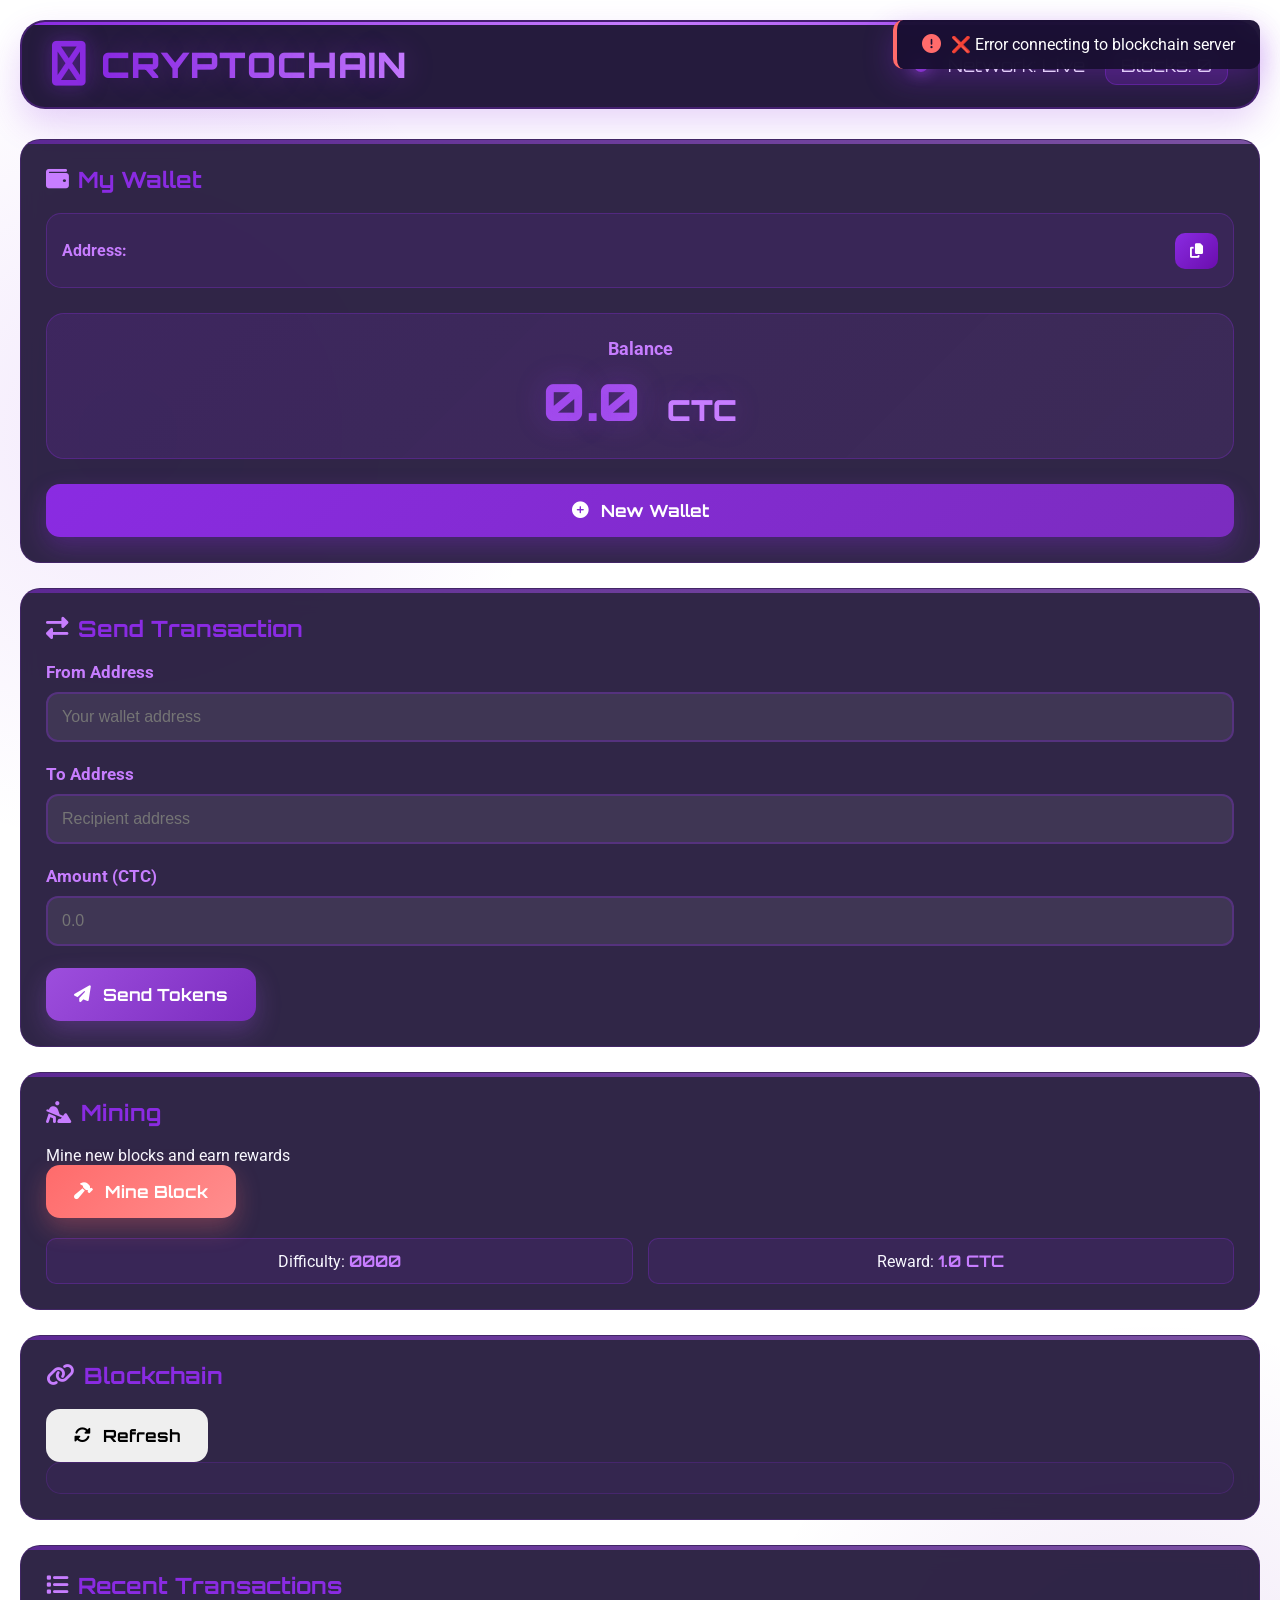
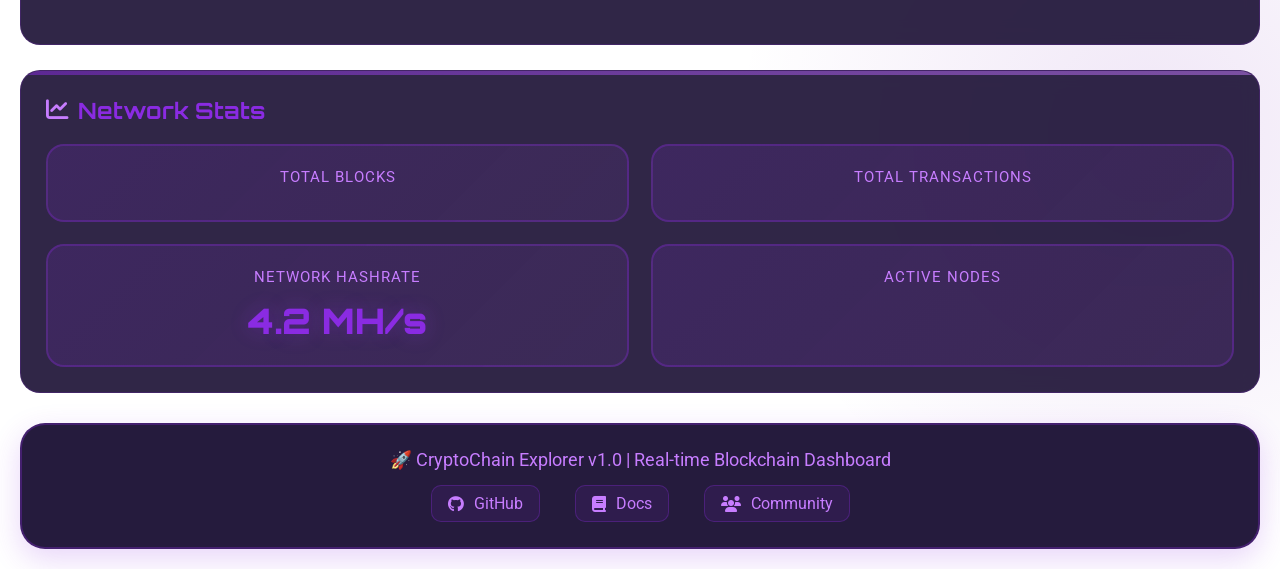
<file: CYRPTO_BLOCKHAIN/FRONTEND/index.html>
<!DOCTYPE html>
<html lang="en">
<head>
    <meta charset="UTF-8">
    <meta name="viewport" content="width=device-width, initial-scale=1.0">
    <title>💰 CryptoChain Explorer</title>
    <link rel="stylesheet" href="style.css">
    <link rel="stylesheet" href="https://cdnjs.cloudflare.com/ajax/libs/font-awesome/6.4.0/css/all.min.css">
    <link href="https://fonts.googleapis.com/css2?family=Orbitron:wght@400;700;900&family=Roboto:wght@300;400;700&display=swap" rel="stylesheet">
</head>
<body>
    <div class="container">
        <!-- Header -->
        <header class="header">
            <div class="logo">
                <i class="fas fa-bitcoin"></i>
                <h1>CRYPTO<span>CHAIN</span></h1>
            </div>
            <div class="network-status">
                <span class="status-dot"></span>
                <span>Network: Live</span>
                <span class="block-count">Blocks: <span id="blockCount">0</span></span>
            </div>
        </header>

        <!-- Main Dashboard -->
        <div class="dashboard">
            <!-- Left Panel -->
            <div class="left-panel">
                <div class="card wallet-card">
                    <h2><i class="fas fa-wallet"></i> My Wallet</h2>
                    <div class="wallet-info">
                        <div class="address-display">
                            <label>Address:</label>
                            <input type="text" id="walletAddress" readonly>
                            <button onclick="copyAddress()"><i class="fas fa-copy"></i></button>
                        </div>
                        <div class="balance">
                            <h3>Balance</h3>
                            <div class="balance-amount" id="balance">0.0 <span>CTC</span></div>
                        </div>
                        <button class="btn btn-primary" onclick="createWallet()">
                            <i class="fas fa-plus-circle"></i> New Wallet
                        </button>
                    </div>
                </div>

                <div class="card transaction-card">
                    <h2><i class="fas fa-exchange-alt"></i> Send Transaction</h2>
                    <div class="form-group">
                        <label>From Address</label>
                        <input type="text" id="senderAddress" placeholder="Your wallet address">
                    </div>
                    <div class="form-group">
                        <label>To Address</label>
                        <input type="text" id="recipientAddress" placeholder="Recipient address">
                    </div>
                    <div class="form-group">
                        <label>Amount (CTC)</label>
                        <input type="number" id="amount" placeholder="0.0" step="0.1">
                    </div>
                    <button class="btn btn-success" onclick="sendTransaction()">
                        <i class="fas fa-paper-plane"></i> Send Tokens
                    </button>
                </div>

                <div class="card mining-card">
                    <h2><i class="fas fa-digging"></i> Mining</h2>
                    <p>Mine new blocks and earn rewards</p>
                    <button class="btn btn-warning" onclick="mineBlock()">
                        <i class="fas fa-hammer"></i> Mine Block
                    </button>
                    <div class="mining-stats">
                        <div>Difficulty: <span>0000</span></div>
                        <div>Reward: <span>1.0 CTC</span></div>
                    </div>
                </div>
            </div>

            <!-- Right Panel -->
            <div class="right-panel">
                <div class="card chain-card">
                    <h2><i class="fas fa-link"></i> Blockchain</h2>
                    <div class="chain-controls">
                        <button class="btn btn-sm" onclick="loadChain()">
                            <i class="fas fa-sync-alt"></i> Refresh
                        </button>
                    </div>
                    <div class="blocks-container" id="blocksContainer">
                        <!-- Blocks will be loaded here -->
                    </div>
                </div>

                <div class="card transactions-card">
                    <h2><i class="fas fa-list"></i> Recent Transactions</h2>
                    <div class="transactions-list" id="transactionsList">
                        <!-- Transactions will be loaded here -->
                    </div>
                </div>

                <div class="card stats-card">
                    <h2><i class="fas fa-chart-line"></i> Network Stats</h2>
                    <div class="stats-grid">
                        <div class="stat-item">
                            <div class="stat-label">Total Blocks</div>
                            <div class="stat-value" id="totalBlocks">0</div>
                        </div>
                        <div class="stat-item">
                            <div class="stat-label">Total Transactions</div>
                            <div class="stat-value" id="totalTransactions">0</div>
                        </div>
                        <div class="stat-item">
                            <div class="stat-label">Network Hashrate</div>
                            <div class="stat-value">4.2 MH/s</div>
                        </div>
                        <div class="stat-item">
                            <div class="stat-label">Active Nodes</div>
                            <div class="stat-value" id="activeNodes">1</div>
                        </div>
                    </div>
                </div>
            </div>
        </div>

        <!-- Footer -->
        <footer class="footer">
            <p>🚀 CryptoChain Explorer v1.0 | Real-time Blockchain Dashboard</p>
            <div class="footer-links">
                <a href="#"><i class="fab fa-github"></i> GitHub</a>
                <a href="#"><i class="fas fa-book"></i> Docs</a>
                <a href="#"><i class="fas fa-users"></i> Community</a>
            </div>
        </footer>
    </div>

    <!-- Modals -->
    <div id="transactionModal" class="modal">
        <div class="modal-content">
            <span class="close">&times;</span>
            <h3>Transaction Details</h3>
            <div id="transactionDetails"></div>
        </div>
    </div>

    <div id="blockModal" class="modal">
        <div class="modal-content">
            <span class="close">&times;</span>
            <h3>Block Details</h3>
            <div id="blockDetails"></div>
        </div>
    </div>

    <script src="blockchain.js"></script>
    <script src="app.js"></script>
</body>
</html>
</file>
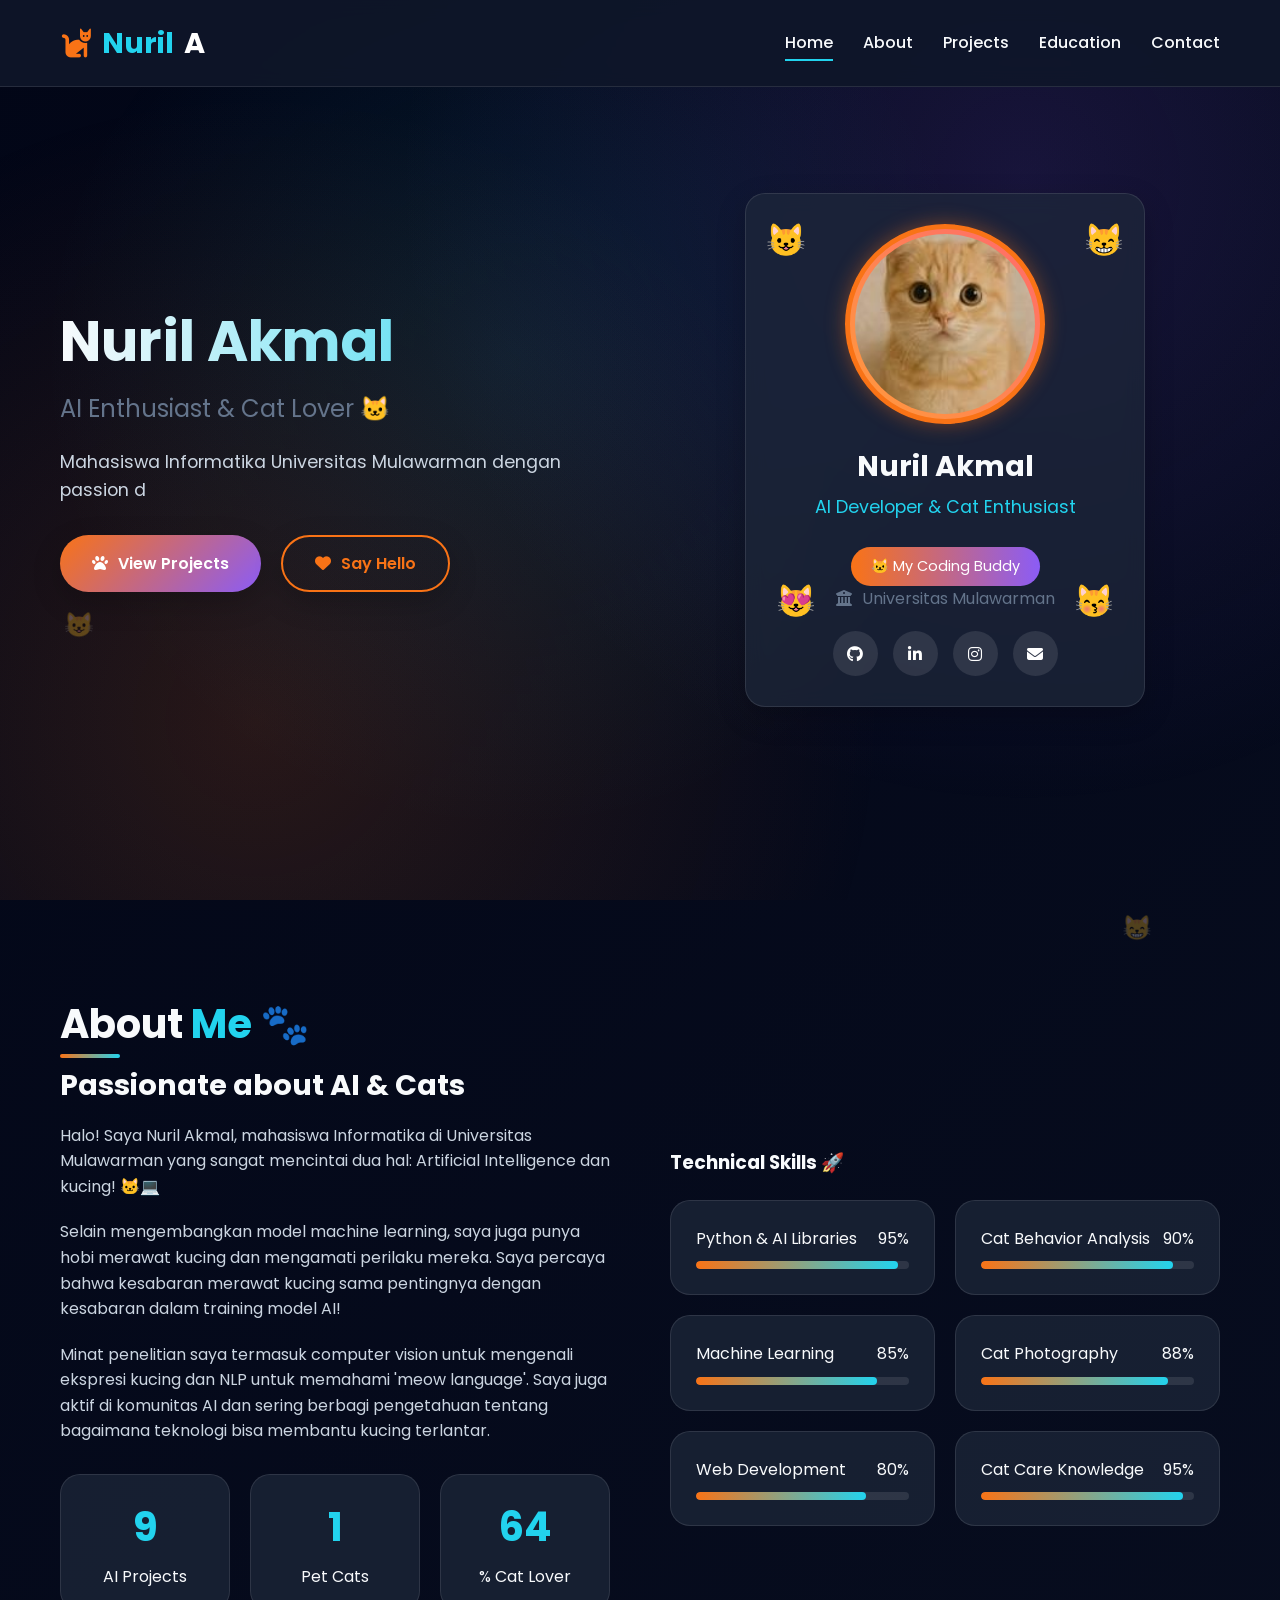
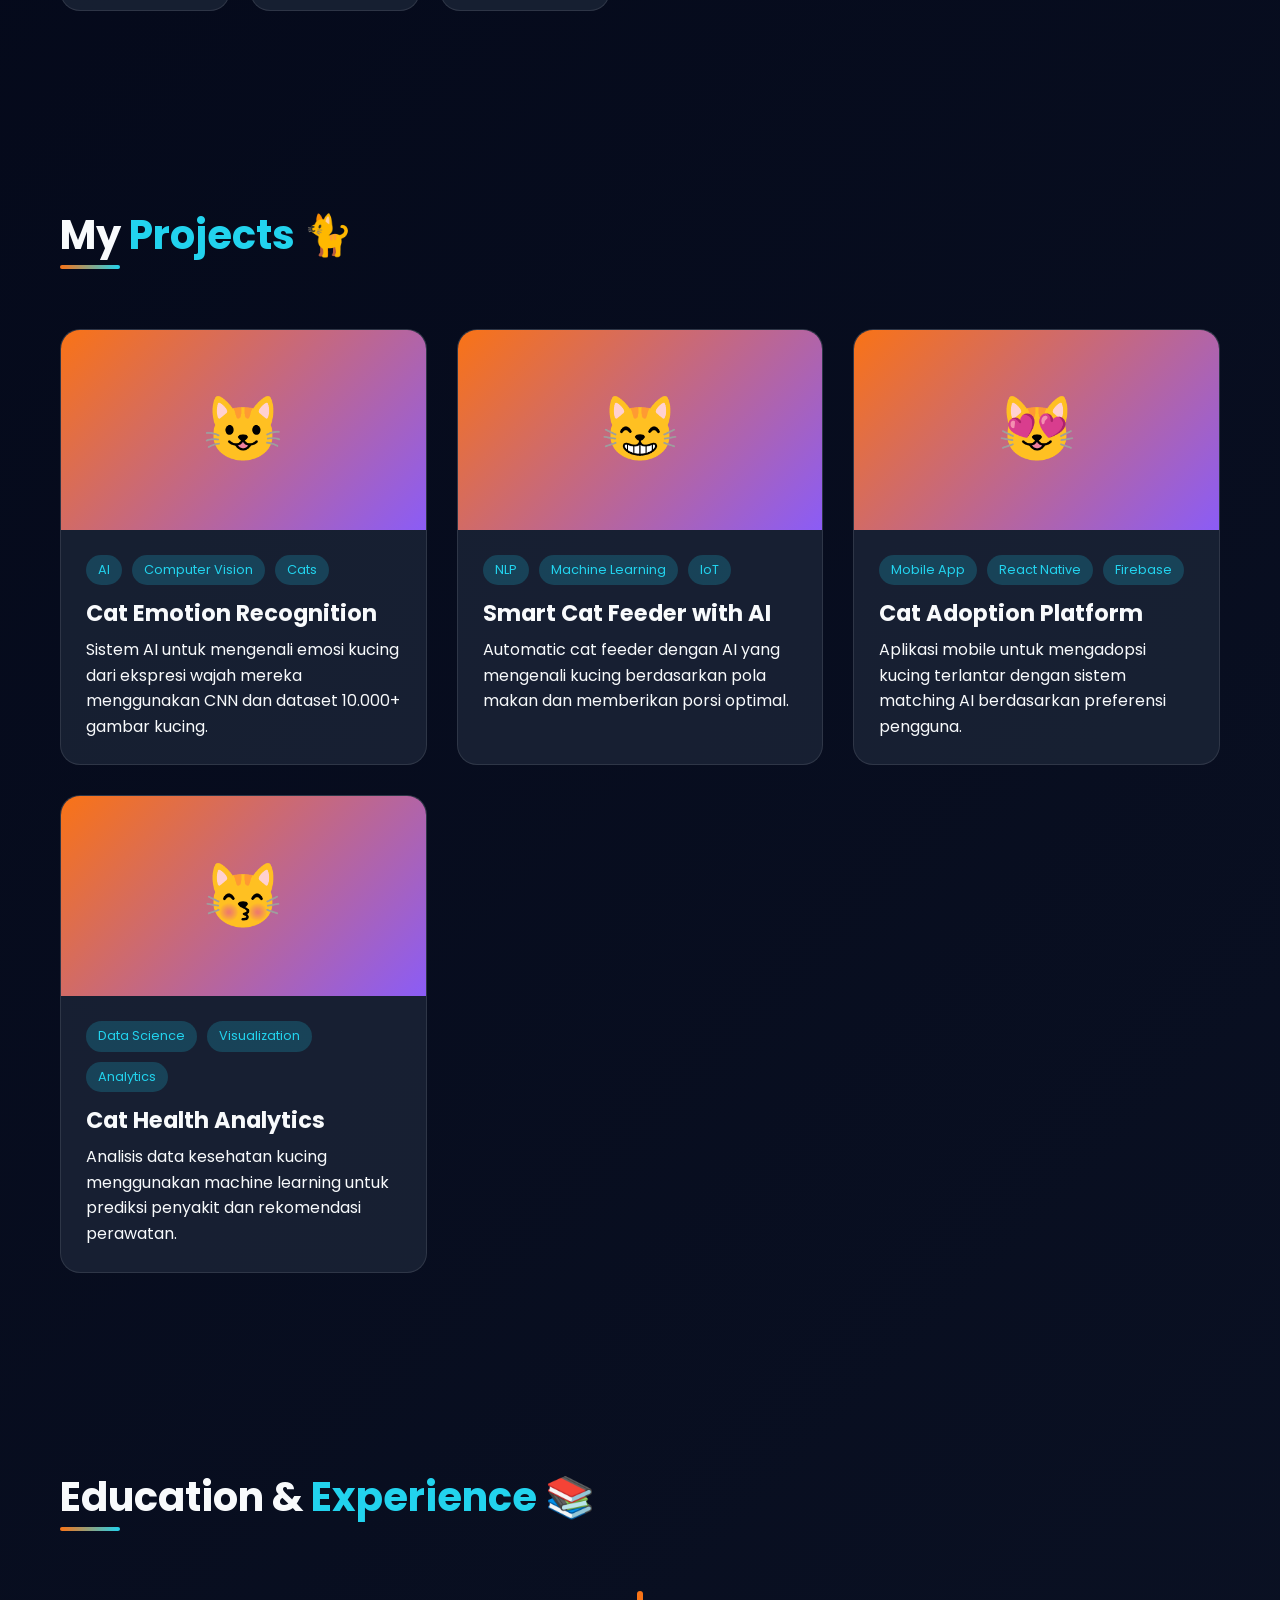
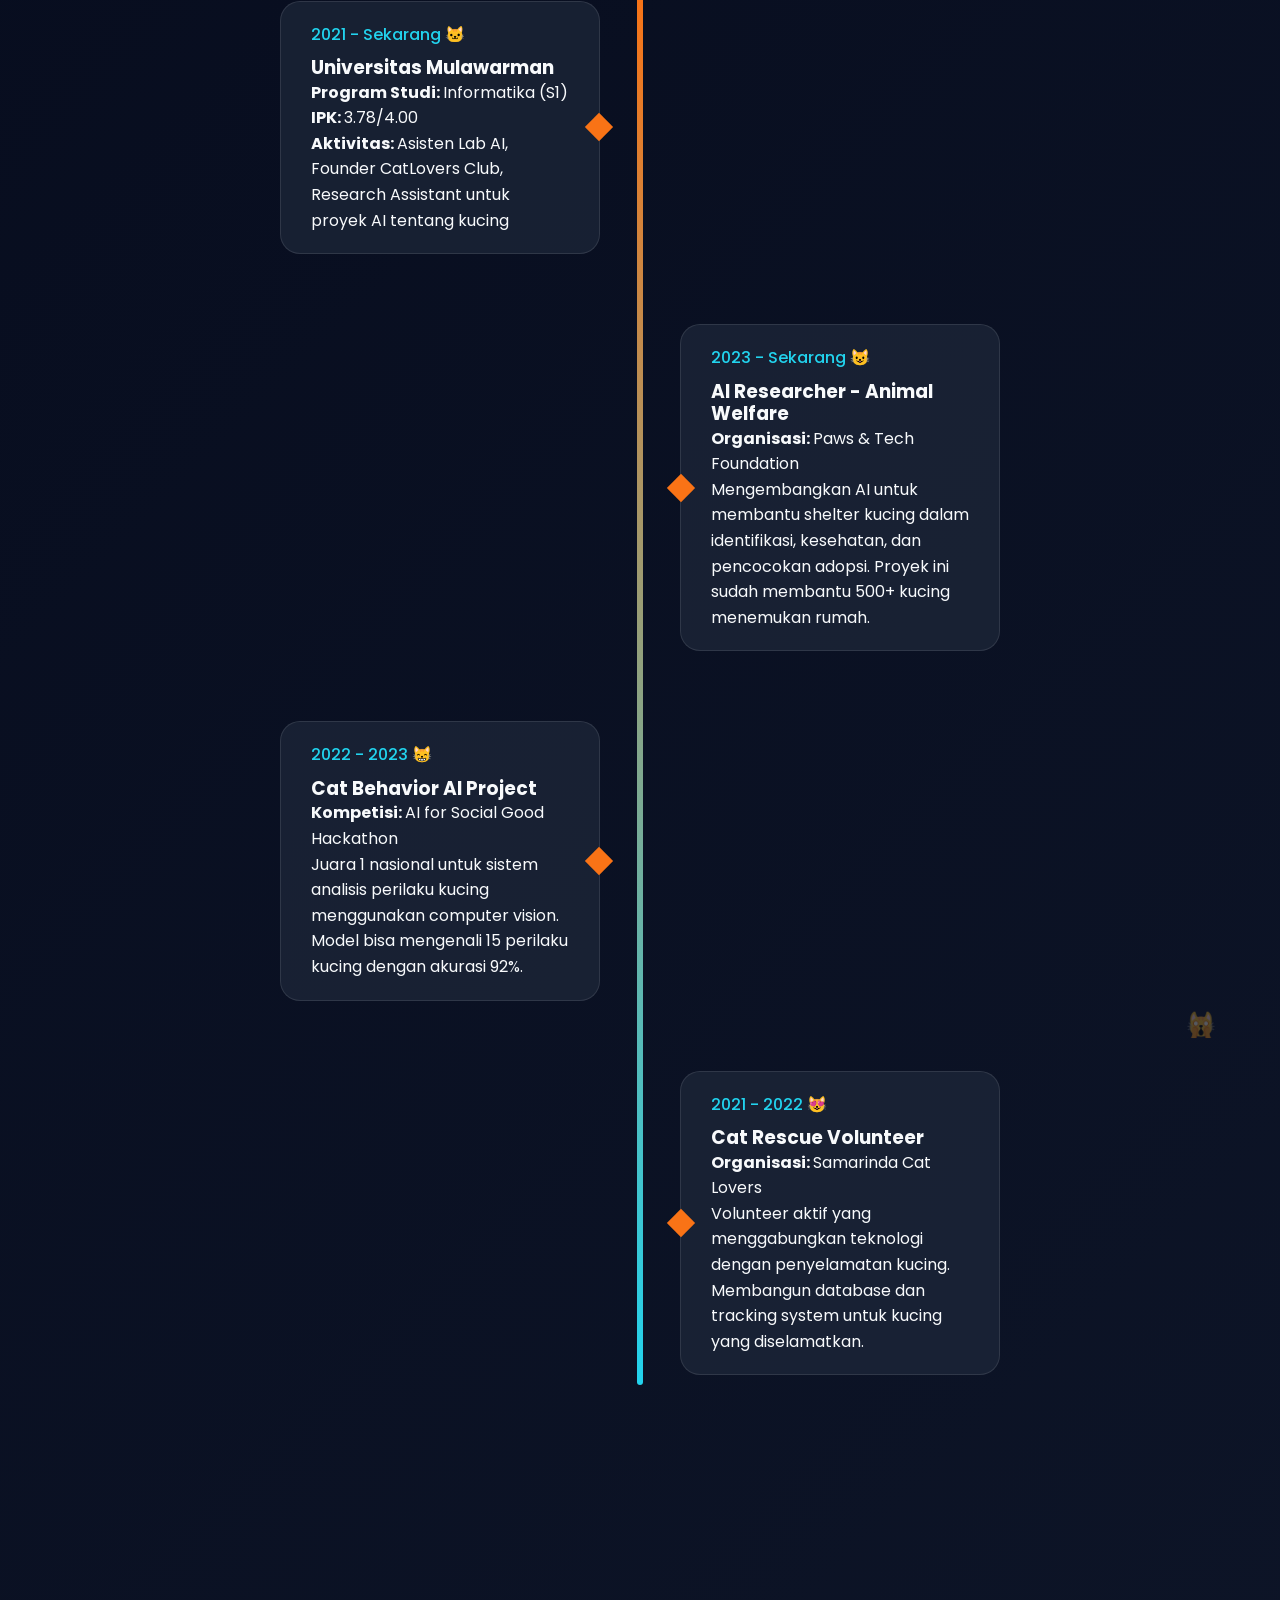
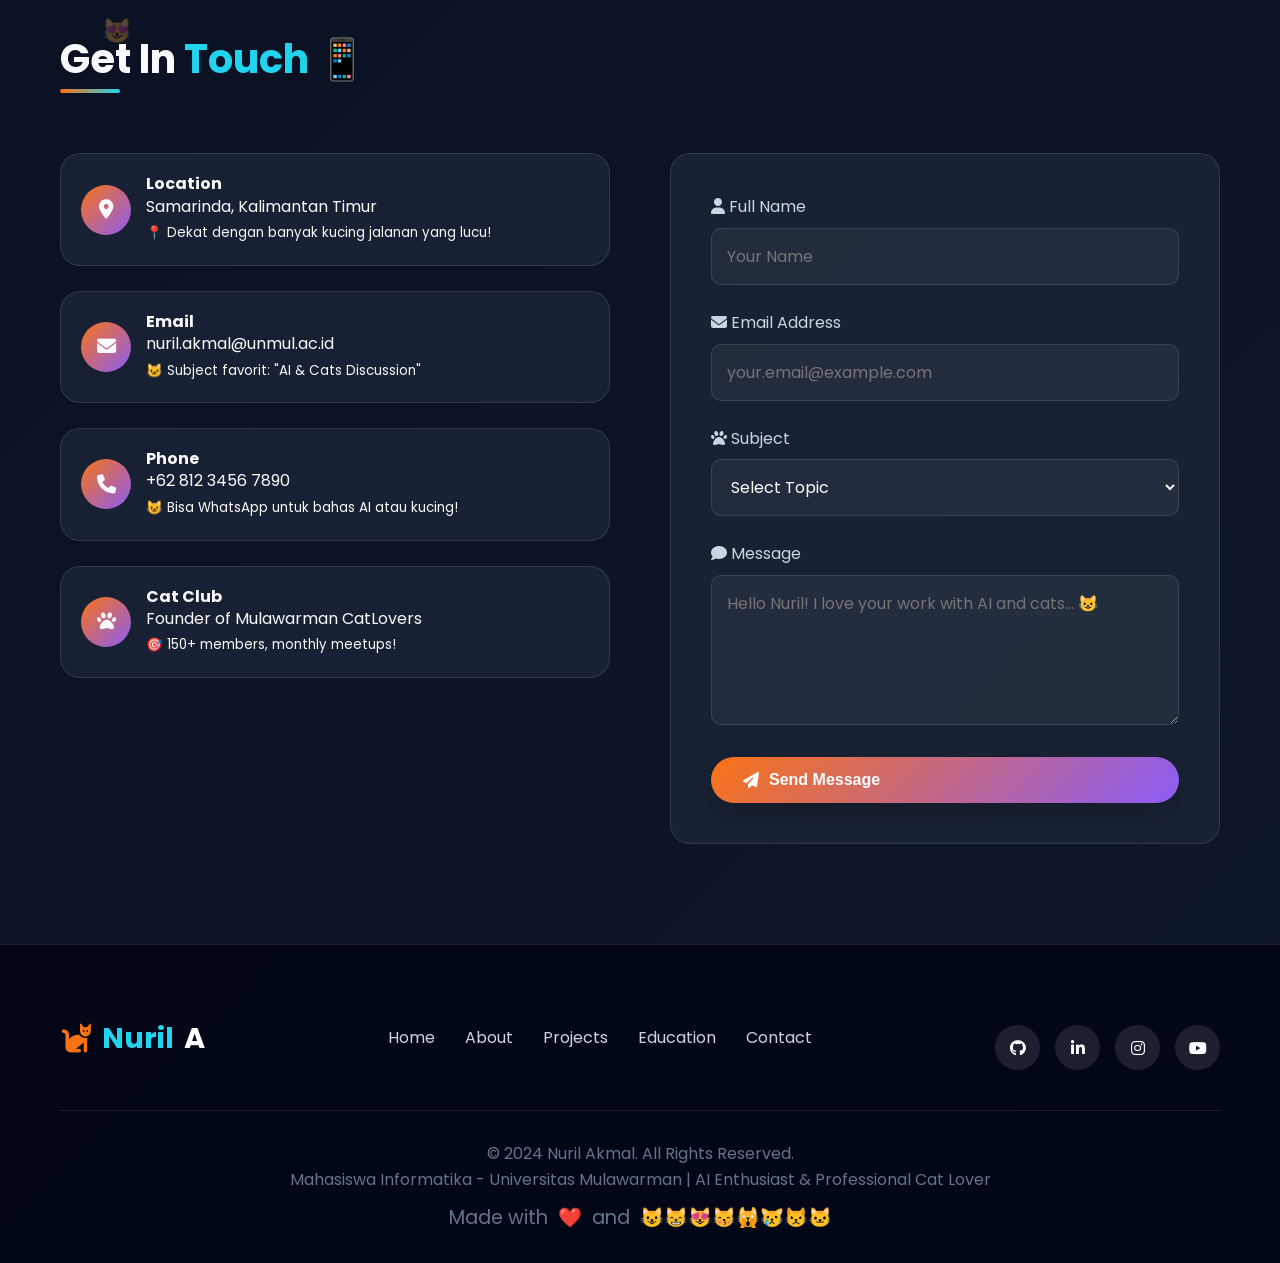
<file: PORTOLIO/kucing.html>
<!DOCTYPE html>
<html lang="id">
<head>
    <meta charset="UTF-8">
    <meta name="viewport" content="width=device-width, initial-scale=1.0">
    <title>Nuril Akmal - AI Enthusiast</title>
    <link rel="stylesheet" href="https://cdnjs.cloudflare.com/ajax/libs/font-awesome/6.4.0/css/all.min.css">
    <link rel="stylesheet" href="https://cdn.jsdelivr.net/npm/bootstrap-icons@1.10.0/font/bootstrap-icons.css">
    <link href="https://fonts.googleapis.com/css2?family=Poppins:wght@300;400;500;600;700&family=Roboto+Mono:wght@300;400;500&display=swap" rel="stylesheet">
    <style>
        :root {
            --primary: #f97316;
            --primary-dark: #ea580c;
            --secondary: #8b5cf6;
            --accent: #22d3ee;
            --dark: #0f172a;
            --darker: #020617;
            --light: #f8fafc;
            --gray: #64748b;
            --success: #10b981;
            --card-bg: rgba(30, 41, 59, 0.7);
            --glass: rgba(255, 255, 255, 0.1);
            --shadow: 0 10px 30px rgba(0, 0, 0, 0.2);
            --transition: all 0.4s cubic-bezier(0.175, 0.885, 0.32, 1.275);
            --border-radius: 20px;
        }

        * {
            margin: 0;
            padding: 0;
            box-sizing: border-box;
        }

        html {
            scroll-behavior: smooth;
        }

        body {
            font-family: 'Poppins', sans-serif;
            background: linear-gradient(135deg, var(--darker) 0%, var(--dark) 100%);
            color: var(--light);
            line-height: 1.6;
            overflow-x: hidden;
            position: relative;
        }

        body::before {
            content: '';
            position: fixed;
            top: 0;
            left: 0;
            width: 100%;
            height: 100%;
            background: 
                radial-gradient(circle at 20% 80%, rgba(249, 115, 22, 0.15) 0%, transparent 50%),
                radial-gradient(circle at 80% 20%, rgba(139, 92, 246, 0.15) 0%, transparent 50%),
                radial-gradient(circle at 40% 40%, rgba(34, 211, 238, 0.1) 0%, transparent 50%);
            z-index: -1;
        }

        .container {
            max-width: 1200px;
            margin: 0 auto;
            padding: 0 20px;
        }

        section {
            padding: 100px 0;
            position: relative;
        }

        h1, h2, h3, h4 {
            font-weight: 700;
            line-height: 1.2;
        }

        .section-title {
            font-size: 2.5rem;
            margin-bottom: 20px;
            position: relative;
            display: inline-block;
        }

        .section-title::after {
            content: '';
            position: absolute;
            bottom: -10px;
            left: 0;
            width: 60px;
            height: 4px;
            background: linear-gradient(90deg, var(--primary), var(--accent));
            border-radius: 2px;
        }

        .highlight {
            color: var(--accent);
        }

        .btn {
            display: inline-flex;
            align-items: center;
            gap: 10px;
            padding: 14px 32px;
            background: linear-gradient(135deg, var(--primary), var(--secondary));
            color: white;
            border: none;
            border-radius: 50px;
            font-weight: 600;
            font-size: 1rem;
            cursor: pointer;
            transition: var(--transition);
            text-decoration: none;
            box-shadow: var(--shadow);
        }

        .btn:hover {
            transform: translateY(-5px);
            box-shadow: 0 15px 30px rgba(249, 115, 22, 0.3);
            background: linear-gradient(135deg, var(--primary-dark), #7c3aed);
        }

        .btn-outline {
            background: transparent;
            border: 2px solid var(--primary);
            color: var(--primary);
        }

        .btn-outline:hover {
            background: var(--primary);
            color: white;
        }

        /* Header & Navigation */
        header {
            position: fixed;
            top: 0;
            left: 0;
            width: 100%;
            z-index: 1000;
            background: rgba(15, 23, 42, 0.9);
            backdrop-filter: blur(10px);
            padding: 20px 0;
            border-bottom: 1px solid rgba(255, 255, 255, 0.1);
            transition: var(--transition);
        }

        .navbar {
            display: flex;
            justify-content: space-between;
            align-items: center;
        }

        .logo {
            font-size: 1.8rem;
            font-weight: 700;
            color: white;
            text-decoration: none;
            display: flex;
            align-items: center;
            gap: 10px;
        }

        .logo span {
            color: var(--accent);
        }

        .logo i {
            color: var(--primary);
        }

        .nav-links {
            display: flex;
            gap: 30px;
        }

        .nav-links a {
            color: var(--light);
            text-decoration: none;
            font-weight: 500;
            font-size: 1rem;
            position: relative;
            transition: var(--transition);
        }

        .nav-links a::after {
            content: '';
            position: absolute;
            bottom: -5px;
            left: 0;
            width: 0;
            height: 2px;
            background: var(--accent);
            transition: width 0.3s ease;
        }

        .nav-links a:hover {
            color: var(--accent);
        }

        .nav-links a:hover::after,
        .nav-links a.active::after {
            width: 100%;
        }

        .mobile-menu-btn {
            display: none;
            background: none;
            border: none;
            color: white;
            font-size: 1.5rem;
            cursor: pointer;
        }

        /* Hero Section */
        .hero {
            min-height: 100vh;
            display: flex;
            align-items: center;
            padding-top: 100px;
        }

        .hero-content {
            display: grid;
            grid-template-columns: 1fr 1fr;
            gap: 60px;
            align-items: center;
        }

        .hero-text h1 {
            font-size: 3.5rem;
            margin-bottom: 15px;
            background: linear-gradient(90deg, var(--light), var(--accent));
            -webkit-background-clip: text;
            background-clip: text;
            color: transparent;
        }

        .hero-text .subtitle {
            font-size: 1.5rem;
            color: var(--gray);
            margin-bottom: 20px;
        }

        .hero-text p {
            font-size: 1.1rem;
            margin-bottom: 30px;
            color: #cbd5e1;
        }

        .hero-btns {
            display: flex;
            gap: 20px;
            margin-top: 30px;
        }

        .hero-image {
            position: relative;
            display: flex;
            justify-content: center;
        }

        .profile-card {
            background: var(--card-bg);
            backdrop-filter: blur(10px);
            border-radius: var(--border-radius);
            padding: 30px;
            width: 100%;
            max-width: 400px;
            box-shadow: var(--shadow);
            border: 1px solid rgba(255, 255, 255, 0.1);
            text-align: center;
            position: relative;
            overflow: hidden;
        }

        .cat-emoji {
            position: absolute;
            font-size: 2rem;
            z-index: 1;
            animation: float 3s ease-in-out infinite;
        }

        .cat-emoji:nth-child(1) { top: 20px; left: 20px; animation-delay: 0s; }
        .cat-emoji:nth-child(2) { top: 20px; right: 20px; animation-delay: 0.5s; }
        .cat-emoji:nth-child(3) { bottom: 80px; left: 30px; animation-delay: 1s; }
        .cat-emoji:nth-child(4) { bottom: 80px; right: 30px; animation-delay: 1.5s; }

        .profile-img {
            width: 200px;
            height: 200px;
            border-radius: 50%;
            margin: 0 auto 25px;
            border: 5px solid var(--primary);
            padding: 5px;
            position: relative;
            overflow: hidden;
            background: linear-gradient(45deg, #ff9a3c, #ff6b6b);
            box-shadow: 0 0 20px rgba(249, 115, 22, 0.4);
        }

        .profile-img img {
            width: 100%;
            height: 100%;
            border-radius: 50%;
            object-fit: cover;
            transition: var(--transition);
        }

        .profile-img:hover img {
            transform: scale(1.05);
        }

        .cat-name-tag {
            background: linear-gradient(90deg, var(--primary), var(--secondary));
            color: white;
            padding: 8px 20px;
            border-radius: 30px;
            display: inline-block;
            margin-top: 10px;
            font-size: 0.9rem;
        }

        .profile-info h3 {
            font-size: 1.8rem;
            margin-bottom: 10px;
        }

        .profile-info .title {
            color: var(--accent);
            font-size: 1.1rem;
            margin-bottom: 15px;
        }

        .university {
            display: flex;
            align-items: center;
            gap: 10px;
            justify-content: center;
            color: var(--gray);
            margin-bottom: 20px;
        }

        .social-links {
            display: flex;
            justify-content: center;
            gap: 15px;
            margin-top: 20px;
        }

        .social-links a {
            width: 45px;
            height: 45px;
            border-radius: 50%;
            background: rgba(255, 255, 255, 0.1);
            display: flex;
            align-items: center;
            justify-content: center;
            color: white;
            text-decoration: none;
            transition: var(--transition);
        }

        .social-links a:hover {
            background: var(--primary);
            transform: translateY(-5px);
        }

        /* About Section */
        .about-content {
            display: grid;
            grid-template-columns: 1fr 1fr;
            gap: 60px;
            align-items: center;
        }

        .about-text h3 {
            font-size: 1.8rem;
            margin-bottom: 20px;
        }

        .about-text p {
            margin-bottom: 20px;
            color: #cbd5e1;
        }

        .stats {
            display: grid;
            grid-template-columns: repeat(3, 1fr);
            gap: 20px;
            margin-top: 30px;
        }

        .stat-item {
            text-align: center;
            padding: 20px;
            background: var(--card-bg);
            border-radius: var(--border-radius);
            border: 1px solid rgba(255, 255, 255, 0.1);
            position: relative;
            overflow: hidden;
        }

        .stat-item:hover::before {
            content: '🐱';
            position: absolute;
            top: 10px;
            right: 10px;
            font-size: 1.2rem;
        }

        .stat-item .number {
            font-size: 2.5rem;
            font-weight: 700;
            color: var(--accent);
            margin-bottom: 5px;
        }

        .skills-container {
            display: grid;
            grid-template-columns: repeat(2, 1fr);
            gap: 20px;
        }

        .skill-item {
            background: var(--card-bg);
            padding: 25px;
            border-radius: var(--border-radius);
            border: 1px solid rgba(255, 255, 255, 0.1);
            position: relative;
        }

        .skill-header {
            display: flex;
            justify-content: space-between;
            margin-bottom: 10px;
        }

        .skill-bar {
            height: 8px;
            background: rgba(255, 255, 255, 0.1);
            border-radius: 4px;
            overflow: hidden;
        }

        .skill-progress {
            height: 100%;
            background: linear-gradient(90deg, var(--primary), var(--accent));
            border-radius: 4px;
            width: 0;
            transition: width 1.5s ease;
        }

        /* Projects Section */
        .projects-grid {
            display: grid;
            grid-template-columns: repeat(auto-fill, minmax(350px, 1fr));
            gap: 30px;
            margin-top: 50px;
        }

        .project-card {
            background: var(--card-bg);
            border-radius: var(--border-radius);
            overflow: hidden;
            border: 1px solid rgba(255, 255, 255, 0.1);
            transition: var(--transition);
            position: relative;
        }

        .project-card:hover {
            transform: translateY(-15px);
            box-shadow: 0 20px 40px rgba(0, 0, 0, 0.3);
        }

        .project-card:hover::before {
            content: '😺';
            position: absolute;
            top: 15px;
            right: 15px;
            font-size: 1.5rem;
            z-index: 2;
        }

        .project-img {
            height: 200px;
            width: 100%;
            background: linear-gradient(135deg, var(--primary), var(--secondary));
            position: relative;
            overflow: hidden;
            display: flex;
            align-items: center;
            justify-content: center;
        }

        .project-img .cat-project {
            font-size: 4rem;
        }

        .project-img .overlay {
            position: absolute;
            top: 0;
            left: 0;
            width: 100%;
            height: 100%;
            background: rgba(0, 0, 0, 0.7);
            display: flex;
            align-items: center;
            justify-content: center;
            opacity: 0;
            transition: var(--transition);
        }

        .project-card:hover .project-img .overlay {
            opacity: 1;
        }

        .project-content {
            padding: 25px;
        }

        .project-tags {
            display: flex;
            gap: 10px;
            flex-wrap: wrap;
            margin-bottom: 15px;
        }

        .project-tag {
            padding: 5px 12px;
            background: rgba(34, 211, 238, 0.2);
            color: var(--accent);
            border-radius: 20px;
            font-size: 0.8rem;
        }

        .project-content h3 {
            font-size: 1.4rem;
            margin-bottom: 10px;
        }

        /* Education Section */
        .timeline {
            position: relative;
            max-width: 800px;
            margin: 50px auto 0;
        }

        .timeline::after {
            content: '';
            position: absolute;
            width: 6px;
            background: linear-gradient(to bottom, var(--primary), var(--accent));
            top: 0;
            bottom: 0;
            left: 50%;
            margin-left: -3px;
            border-radius: 3px;
        }

        .timeline-item {
            padding: 10px 40px;
            position: relative;
            width: 50%;
            box-sizing: border-box;
            margin-bottom: 50px;
        }

        .timeline-item:nth-child(odd) {
            left: 0;
        }

        .timeline-item:nth-child(even) {
            left: 50%;
        }

        .timeline-content {
            padding: 20px 30px;
            background: var(--card-bg);
            border-radius: var(--border-radius);
            border: 1px solid rgba(255, 255, 255, 0.1);
            position: relative;
        }

        .timeline-item:nth-child(odd) .timeline-content::after {
            content: '';
            position: absolute;
            width: 20px;
            height: 20px;
            right: -10px;
            background: var(--primary);
            top: 50%;
            transform: translateY(-50%) rotate(45deg);
        }

        .timeline-item:nth-child(even) .timeline-content::after {
            content: '';
            position: absolute;
            width: 20px;
            height: 20px;
            left: -10px;
            background: var(--primary);
            top: 50%;
            transform: translateY(-50%) rotate(45deg);
        }

        .timeline-content .date {
            color: var(--accent);
            font-weight: 500;
            margin-bottom: 10px;
        }

        /* Contact Section */
        .contact-container {
            display: grid;
            grid-template-columns: 1fr 1fr;
            gap: 60px;
            margin-top: 50px;
        }

        .contact-info {
            display: flex;
            flex-direction: column;
            gap: 25px;
        }

        .contact-item {
            display: flex;
            align-items: center;
            gap: 15px;
            padding: 20px;
            background: var(--card-bg);
            border-radius: var(--border-radius);
            border: 1px solid rgba(255, 255, 255, 0.1);
            transition: var(--transition);
        }

        .contact-item:hover {
            transform: translateX(10px);
            border-color: var(--primary);
        }

        .contact-icon {
            width: 50px;
            height: 50px;
            border-radius: 50%;
            background: linear-gradient(135deg, var(--primary), var(--secondary));
            display: flex;
            align-items: center;
            justify-content: center;
            font-size: 1.2rem;
        }

        .contact-form {
            background: var(--card-bg);
            padding: 40px;
            border-radius: var(--border-radius);
            border: 1px solid rgba(255, 255, 255, 0.1);
        }

        .form-group {
            margin-bottom: 25px;
        }

        .form-group label {
            display: block;
            margin-bottom: 8px;
            color: #cbd5e1;
        }

        .form-control {
            width: 100%;
            padding: 15px;
            background: rgba(255, 255, 255, 0.05);
            border: 1px solid rgba(255, 255, 255, 0.1);
            border-radius: 10px;
            color: white;
            font-family: 'Poppins', sans-serif;
            font-size: 1rem;
            transition: var(--transition);
        }

        .form-control:focus {
            outline: none;
            border-color: var(--primary);
            box-shadow: 0 0 0 3px rgba(249, 115, 22, 0.2);
        }

        textarea.form-control {
            min-height: 150px;
            resize: vertical;
        }

        /* Footer */
        footer {
            background: rgba(2, 6, 23, 0.9);
            padding: 60px 0 30px;
            border-top: 1px solid rgba(255, 255, 255, 0.1);
        }

        .footer-content {
            display: flex;
            justify-content: space-between;
            align-items: center;
            margin-bottom: 40px;
        }

        .footer-links {
            display: flex;
            gap: 30px;
        }

        .footer-links a {
            color: #cbd5e1;
            text-decoration: none;
            transition: var(--transition);
        }

        .footer-links a:hover {
            color: var(--accent);
        }

        .copyright {
            text-align: center;
            color: #64748b;
            padding-top: 30px;
            border-top: 1px solid rgba(255, 255, 255, 0.1);
        }

        .cat-signature {
            display: flex;
            justify-content: center;
            gap: 10px;
            margin-top: 10px;
            font-size: 1.2rem;
        }

        /* Animations */
        @keyframes float {
            0%, 100% { transform: translateY(0); }
            50% { transform: translateY(-20px); }
        }

        @keyframes bounce {
            0%, 100% { transform: translateY(0); }
            50% { transform: translateY(-10px); }
        }

        @keyframes pulse {
            0%, 100% { opacity: 1; }
            50% { opacity: 0.5; }
        }

        .floating {
            animation: float 5s ease-in-out infinite;
        }

        .bouncing {
            animation: bounce 2s ease-in-out infinite;
        }

        .pulse {
            animation: pulse 2s ease-in-out infinite;
        }

        /* Cat-themed decorations */
        .cat-decoration {
            position: absolute;
            font-size: 1.5rem;
            z-index: 0;
            opacity: 0.3;
        }

        /* Responsive Design */
        @media (max-width: 992px) {
            .hero-content,
            .about-content,
            .contact-container {
                grid-template-columns: 1fr;
                gap: 40px;
            }

            .hero-text h1 {
                font-size: 2.8rem;
            }

            .timeline::after {
                left: 31px;
            }

            .timeline-item {
                width: 100%;
                padding-left: 70px;
                padding-right: 25px;
            }

            .timeline-item:nth-child(even) {
                left: 0;
            }

            .timeline-item:nth-child(odd) .timeline-content::after,
            .timeline-item:nth-child(even) .timeline-content::after {
                left: -10px;
                right: auto;
            }
        }

        @media (max-width: 768px) {
            .nav-links {
                display: none;
                position: absolute;
                top: 100%;
                left: 0;
                width: 100%;
                background: rgba(15, 23, 42, 0.95);
                backdrop-filter: blur(10px);
                flex-direction: column;
                padding: 20px;
                gap: 15px;
                border-top: 1px solid rgba(255, 255, 255, 0.1);
            }

            .nav-links.active {
                display: flex;
            }

            .mobile-menu-btn {
                display: block;
            }

            .hero-text h1 {
                font-size: 2.3rem;
            }

            .section-title {
                font-size: 2rem;
            }

            .stats {
                grid-template-columns: 1fr;
            }

            .skills-container {
                grid-template-columns: 1fr;
            }

            .projects-grid {
                grid-template-columns: 1fr;
            }

            .footer-content {
                flex-direction: column;
                gap: 30px;
                text-align: center;
            }

            .footer-links {
                flex-direction: column;
                gap: 15px;
            }
        }
    </style>
</head>
<body>
    <!-- Cat Decorations -->
    <div class="cat-decoration" style="top: 10%; left: 5%;">😺</div>
    <div class="cat-decoration" style="top: 15%; right: 10%;">😸</div>
    <div class="cat-decoration" style="bottom: 20%; left: 8%;">😻</div>
    <div class="cat-decoration" style="bottom: 30%; right: 5%;">🙀</div>
    <div class="cat-decoration" style="top: 40%; left: 15%;">😽</div>

    <!-- Header & Navigation -->
    <header id="header">
        <div class="container">
            <nav class="navbar">
                <a href="#" class="logo">
                    <i class="fas fa-cat"></i>
                    <span>Nuril</span>A
                </a>
                
                <div class="nav-links" id="navLinks">
                    <a href="#home" class="active">Home</a>
                    <a href="#about">About</a>
                    <a href="#projects">Projects</a>
                    <a href="#education">Education</a>
                    <a href="#contact">Contact</a>
                </div>
                
                <button class="mobile-menu-btn" id="mobileMenuBtn">
                    <i class="fas fa-bars"></i>
                </button>
            </nav>
        </div>
    </header>

    <!-- Hero Section -->
    <section id="home" class="hero">
        <div class="container">
            <div class="hero-content">
                <div class="hero-text">
                    <h1>Nuril Akmal</h1>
                    <div class="subtitle">AI Enthusiast & Cat Lover 🐱</div>
                    <p>Mahasiswa Informatika Universitas Mulawarman dengan passion di bidang Artificial Intelligence dan Machine Learning. Saya percaya bahwa teknologi AI bisa membuat dunia lebih baik, sama seperti kucing membuat hidup lebih bahagia! 😻</p>
                    
                    <div class="hero-btns">
                        <a href="#projects" class="btn">
                            <i class="fas fa-paw"></i> View Projects
                        </a>
                        <a href="#contact" class="btn btn-outline">
                            <i class="fas fa-heart"></i> Say Hello
                        </a>
                    </div>
                </div>
                
                <div class="hero-image floating">
                    <div class="profile-card">
                        <div class="cat-emoji">😺</div>
                        <div class="cat-emoji">😸</div>
                        <div class="cat-emoji">😻</div>
                        <div class="cat-emoji">😽</div>
                        
                        <div class="profile-img">
                            <img src="kucing.jpg" alt="Kucing Imut">
                        </div>
                          
                        <div class="profile-info">
                            <h3>Nuril Akmal</h3>
                            <div class="title">AI Developer & Cat Enthusiast</div>
                            <div class="cat-name-tag">🐱 My Coding Buddy</div>
                            <div class="university">
                                <i class="fas fa-university"></i>
                                <span>Universitas Mulawarman</span>
                            </div>
                            <div class="social-links">
                                <a href="https://github.com" target="_blank"><i class="fab fa-github"></i></a>
                                <a href="https://linkedin.com" target="_blank"><i class="fab fa-linkedin-in"></i></a>
                                <a href="https://instagram.com" target="_blank"><i class="fab fa-instagram"></i></a>
                                <a href="mailto:nuril@example.com"><i class="fas fa-envelope"></i></a>
                            </div>
                        </div>
                    </div>
                </div>
            </div>
        </div>
    </section>

    <!-- About Section -->
    <section id="about">
        <div class="container">
            <h2 class="section-title">About <span class="highlight">Me</span> 🐾</h2>
            
            <div class="about-content">
                <div class="about-text">
                    <h3>Passionate about AI & Cats</h3>
                    <p>Halo! Saya Nuril Akmal, mahasiswa Informatika di Universitas Mulawarman yang sangat mencintai dua hal: Artificial Intelligence dan kucing! 🐱💻</p>
                    
                    <p>Selain mengembangkan model machine learning, saya juga punya hobi merawat kucing dan mengamati perilaku mereka. Saya percaya bahwa kesabaran merawat kucing sama pentingnya dengan kesabaran dalam training model AI!</p>
                    
                    <p>Minat penelitian saya termasuk computer vision untuk mengenali ekspresi kucing dan NLP untuk memahami 'meow language'. Saya juga aktif di komunitas AI dan sering berbagi pengetahuan tentang bagaimana teknologi bisa membantu kucing terlantar.</p>
                    
                    <div class="stats">
                        <div class="stat-item">
                            <div class="number" data-target="15">0</div>
                            <div>AI Projects</div>
                        </div>
                        <div class="stat-item">
                            <div class="number" data-target="3">0</div>
                            <div>Pet Cats</div>
                        </div>
                        <div class="stat-item">
                            <div class="number" data-target="100">0</div>
                            <div>% Cat Lover</div>
                        </div>
                    </div>
                </div>
                
                <div class="skills">
                    <h3 style="margin-bottom: 25px;">Technical Skills 🚀</h3>
                    <div class="skills-container">
                        <div class="skill-item">
                            <div class="skill-header">
                                <span>Python & AI Libraries</span>
                                <span>95%</span>
                            </div>
                            <div class="skill-bar">
                                <div class="skill-progress" data-width="95"></div>
                            </div>
                        </div>
                        
                        <div class="skill-item">
                            <div class="skill-header">
                                <span>Cat Behavior Analysis</span>
                                <span>90%</span>
                            </div>
                            <div class="skill-bar">
                                <div class="skill-progress" data-width="90"></div>
                            </div>
                        </div>
                        
                        <div class="skill-item">
                            <div class="skill-header">
                                <span>Machine Learning</span>
                                <span>85%</span>
                            </div>
                            <div class="skill-bar">
                                <div class="skill-progress" data-width="85"></div>
                            </div>
                        </div>
                        
                        <div class="skill-item">
                            <div class="skill-header">
                                <span>Cat Photography</span>
                                <span>88%</span>
                            </div>
                            <div class="skill-bar">
                                <div class="skill-progress" data-width="88"></div>
                            </div>
                        </div>
                        
                        <div class="skill-item">
                            <div class="skill-header">
                                <span>Web Development</span>
                                <span>80%</span>
                            </div>
                            <div class="skill-bar">
                                <div class="skill-progress" data-width="80"></div>
                            </div>
                        </div>
                        
                        <div class="skill-item">
                            <div class="skill-header">
                                <span>Cat Care Knowledge</span>
                                <span>95%</span>
                            </div>
                            <div class="skill-bar">
                                <div class="skill-progress" data-width="95"></div>
                            </div>
                        </div>
                    </div>
                </div>
            </div>
        </div>
    </section>

    <!-- Projects Section -->
    <section id="projects">
        <div class="container">
            <h2 class="section-title">My <span class="highlight">Projects</span> 🐈</h2>
            
            <div class="projects-grid">
                <div class="project-card">
                    <div class="project-img">
                        <div class="cat-project">😺</div>
                        <div class="overlay">
                            <a href="#" class="btn">View Details</a>
                        </div>
                    </div>
                    <div class="project-content">
                        <div class="project-tags">
                            <span class="project-tag">AI</span>
                            <span class="project-tag">Computer Vision</span>
                            <span class="project-tag">Cats</span>
                        </div>
                        <h3>Cat Emotion Recognition</h3>
                        <p>Sistem AI untuk mengenali emosi kucing dari ekspresi wajah mereka menggunakan CNN dan dataset 10.000+ gambar kucing.</p>
                    </div>
                </div>
                
                <div class="project-card">
                    <div class="project-img">
                        <div class="cat-project">😸</div>
                        <div class="overlay">
                            <a href="#" class="btn">View Details</a>
                        </div>
                    </div>
                    <div class="project-content">
                        <div class="project-tags">
                            <span class="project-tag">NLP</span>
                            <span class="project-tag">Machine Learning</span>
                            <span class="project-tag">IoT</span>
                        </div>
                        <h3>Smart Cat Feeder with AI</h3>
                        <p>Automatic cat feeder dengan AI yang mengenali kucing berdasarkan pola makan dan memberikan porsi optimal.</p>
                    </div>
                </div>
                
                <div class="project-card">
                    <div class="project-img">
                        <div class="cat-project">😻</div>
                        <div class="overlay">
                            <a href="#" class="btn">View Details</a>
                        </div>
                    </div>
                    <div class="project-content">
                        <div class="project-tags">
                            <span class="project-tag">Mobile App</span>
                            <span class="project-tag">React Native</span>
                            <span class="project-tag">Firebase</span>
                        </div>
                        <h3>Cat Adoption Platform</h3>
                        <p>Aplikasi mobile untuk mengadopsi kucing terlantar dengan sistem matching AI berdasarkan preferensi pengguna.</p>
                    </div>
                </div>
                
                <div class="project-card">
                    <div class="project-img">
                        <div class="cat-project">😽</div>
                        <div class="overlay">
                            <a href="#" class="btn">View Details</a>
                        </div>
                    </div>
                    <div class="project-content">
                        <div class="project-tags">
                            <span class="project-tag">Data Science</span>
                            <span class="project-tag">Visualization</span>
                            <span class="project-tag">Analytics</span>
                        </div>
                        <h3>Cat Health Analytics</h3>
                        <p>Analisis data kesehatan kucing menggunakan machine learning untuk prediksi penyakit dan rekomendasi perawatan.</p>
                    </div>
                </div>
            </div>
        </div>
    </section>

    <!-- Education Section -->
    <section id="education">
        <div class="container">
            <h2 class="section-title">Education & <span class="highlight">Experience</span> 📚</h2>
            
            <div class="timeline">
                <div class="timeline-item">
                    <div class="timeline-content">
                        <div class="date">2021 - Sekarang 🐱</div>
                        <h3>Universitas Mulawarman</h3>
                        <p><strong>Program Studi: </strong>Informatika (S1)</p>
                        <p><strong>IPK: </strong>3.78/4.00</p>
                        <p><strong>Aktivitas: </strong>Asisten Lab AI, Founder CatLovers Club, Research Assistant untuk proyek AI tentang kucing</p>
                    </div>
                </div>
                
                <div class="timeline-item">
                    <div class="timeline-content">
                        <div class="date">2023 - Sekarang 😺</div>
                        <h3>AI Researcher - Animal Welfare</h3>
                        <p><strong>Organisasi: </strong>Paws & Tech Foundation</p>
                        <p>Mengembangkan AI untuk membantu shelter kucing dalam identifikasi, kesehatan, dan pencocokan adopsi. Proyek ini sudah membantu 500+ kucing menemukan rumah.</p>
                    </div>
                </div>
                
                <div class="timeline-item">
                    <div class="timeline-content">
                        <div class="date">2022 - 2023 😸</div>
                        <h3>Cat Behavior AI Project</h3>
                        <p><strong>Kompetisi: </strong>AI for Social Good Hackathon</p>
                        <p>Juara 1 nasional untuk sistem analisis perilaku kucing menggunakan computer vision. Model bisa mengenali 15 perilaku kucing dengan akurasi 92%.</p>
                    </div>
                </div>
                
                <div class="timeline-item">
                    <div class="timeline-content">
                        <div class="date">2021 - 2022 😻</div>
                        <h3>Cat Rescue Volunteer</h3>
                        <p><strong>Organisasi: </strong>Samarinda Cat Lovers</p>
                        <p>Volunteer aktif yang menggabungkan teknologi dengan penyelamatan kucing. Membangun database dan tracking system untuk kucing yang diselamatkan.</p>
                    </div>
                </div>
            </div>
        </div>
    </section>

    <!-- Contact Section -->
    <section id="contact">
        <div class="container">
            <h2 class="section-title">Get In <span class="highlight">Touch</span> 📱</h2>
            
            <div class="contact-container">
                <div class="contact-info">
                    <div class="contact-item">
                        <div class="contact-icon">
                            <i class="fas fa-map-marker-alt"></i>
                        </div>
                        <div>
                            <h4>Location</h4>
                            <p>Samarinda, Kalimantan Timur</p>
                            <small>📍 Dekat dengan banyak kucing jalanan yang lucu!</small>
                        </div>
                    </div>
                    
                    <div class="contact-item">
                        <div class="contact-icon">
                            <i class="fas fa-envelope"></i>
                        </div>
                        <div>
                            <h4>Email</h4>
                            <p>nuril.akmal@unmul.ac.id</p>
                            <small>🐱 Subject favorit: "AI & Cats Discussion"</small>
                        </div>
                    </div>
                    
                    <div class="contact-item">
                        <div class="contact-icon">
                            <i class="fas fa-phone"></i>
                        </div>
                        <div>
                            <h4>Phone</h4>
                            <p>+62 812 3456 7890</p>
                            <small>😺 Bisa WhatsApp untuk bahas AI atau kucing!</small>
                        </div>
                    </div>
                    
                    <div class="contact-item">
                        <div class="contact-icon">
                            <i class="fas fa-paw"></i>
                        </div>
                        <div>
                            <h4>Cat Club</h4>
                            <p>Founder of Mulawarman CatLovers</p>
                            <small>🎯 150+ members, monthly meetups!</small>
                        </div>
                    </div>
                </div>
                
                <div class="contact-form">
                    <form id="contactForm">
                        <div class="form-group">
                            <label for="name"><i class="fas fa-user"></i> Full Name</label>
                            <input type="text" id="name" class="form-control" placeholder="Your Name" required>
                        </div>
                        
                        <div class="form-group">
                            <label for="email"><i class="fas fa-envelope"></i> Email Address</label>
                            <input type="email" id="email" class="form-control" placeholder="your.email@example.com" required>
                        </div>
                        
                        <div class="form-group">
                            <label for="subject"><i class="fas fa-paw"></i> Subject</label>
                            <select id="subject" class="form-control" required>
                                <option value="">Select Topic</option>
                                <option value="ai">AI Project Discussion</option>
                                <option value="cats">Cat Care & Rescue</option>
                                <option value="collab">Collaboration Opportunity</option>
                                <option value="other">Other Inquiry</option>
                            </select>
                        </div>
                        
                        <div class="form-group">
                            <label for="message"><i class="fas fa-comment"></i> Message</label>
                            <textarea id="message" class="form-control" placeholder="Hello Nuril! I love your work with AI and cats... 😺" required></textarea>
                        </div>
                        
                        <button type="submit" class="btn" style="width: 100%;">
                            <i class="fas fa-paper-plane"></i> Send Message
                        </button>
                    </form>
                </div>
            </div>
        </div>
    </section>

    <!-- Footer -->
    <footer>
        <div class="container">
            <div class="footer-content">
                <a href="#" class="logo">
                    <i class="fas fa-cat"></i>
                    <span>Nuril</span>A
                </a>
                
                <div class="footer-links">
                    <a href="#home">Home</a>
                    <a href="#about">About</a>
                    <a href="#projects">Projects</a>
                    <a href="#education">Education</a>
                    <a href="#contact">Contact</a>
                </div>
                
                <div class="social-links">
                    <a href="https://github.com" target="_blank"><i class="fab fa-github"></i></a>
                    <a href="https://linkedin.com" target="_blank"><i class="fab fa-linkedin-in"></i></a>
                    <a href="https://instagram.com" target="_blank"><i class="fab fa-instagram"></i></a>
                    <a href="https://youtube.com" target="_blank"><i class="fab fa-youtube"></i></a>
                </div>
            </div>
            
            <div class="copyright">
                <p>&copy; 2024 Nuril Akmal. All Rights Reserved.</p>
                <p>Mahasiswa Informatika - Universitas Mulawarman | AI Enthusiast & Professional Cat Lover</p>
                <div class="cat-signature">
                    <span>Made with</span>
                    <span class="pulse">❤️</span>
                    <span>and</span>
                    <span class="bouncing">😺😸😻😽🙀😿😾🐱</span>
                </div>
            </div>
        </div>
    </footer>

    <script>
        // Mobile Menu Toggle
        const mobileMenuBtn = document.getElementById('mobileMenuBtn');
        const navLinks = document.getElementById('navLinks');
        
        mobileMenuBtn.addEventListener('click', () => {
            navLinks.classList.toggle('active');
            mobileMenuBtn.innerHTML = navLinks.classList.contains('active') 
                ? '<i class="fas fa-times"></i>' 
                : '<i class="fas fa-bars"></i>';
        });

        // Close mobile menu when clicking a link
        document.querySelectorAll('.nav-links a').forEach(link => {
            link.addEventListener('click', () => {
                navLinks.classList.remove('active');
                mobileMenuBtn.innerHTML = '<i class="fas fa-bars"></i>';
            });
        });

        // Header scroll effect
        window.addEventListener('scroll', () => {
            const header = document.getElementById('header');
            if (window.scrollY > 100) {
                header.style.padding = '15px 0';
                header.style.boxShadow = '0 5px 20px rgba(0, 0, 0, 0.1)';
            } else {
                header.style.padding = '20px 0';
                header.style.boxShadow = 'none';
            }
        });

        // Animate numbers
        function animateNumbers() {
            const numbers = document.querySelectorAll('.number');
            
            numbers.forEach(number => {
                const target = parseInt(number.getAttribute('data-target'));
                const increment = target / 100;
                let current = 0;
                
                const timer = setInterval(() => {
                    current += increment;
                    if (current >= target) {
                        number.textContent = target;
                        clearInterval(timer);
                    } else {
                        number.textContent = Math.floor(current);
                    }
                }, 20);
            });
        }

        // Animate skill bars
        function animateSkillBars() {
            const skillBars = document.querySelectorAll('.skill-progress');
            
            skillBars.forEach(bar => {
                const width = bar.getAttribute('data-width');
                bar.style.width = width + '%';
            });
        }

        // Form submission
        const contactForm = document.getElementById('contactForm');
        contactForm.addEventListener('submit', (e) => {
            e.preventDefault();
            
            // Get form values
            const name = document.getElementById('name').value;
            const email = document.getElementById('email').value;
            const subject = document.getElementById('subject').value;
            const message = document.getElementById('message').value;
            
            // Cat-themed responses based on subject
            let response = '';
            const catEmojis = ['😺', '😸', '😻', '😽', '🙀', '😿', '😾', '🐱'];
            const randomCat = catEmojis[Math.floor(Math.random() * catEmojis.length)];
            
            switch(subject) {
                case 'ai':
                    response = `Thank you ${name}! ${randomCat} I'm excited to discuss AI with you! I'll send you some cool cat-related AI projects.`;
                    break;
                case 'cats':
                    response = `Meow! ${randomCat} Thanks for reaching out about cats, ${name}! I'll share my cat care tips and rescue stories.`;
                    break;
                case 'collab':
                    response = `Awesome ${name}! ${randomCat} Let's collaborate on something amazing combining AI and cats!`;
                    break;
                default:
                    response = `Thank you ${name}! ${randomCat} Your message about "${subject}" has been received. I'll get back to you soon!`;
            }
            
            alert(response);
            
            // Reset form
            contactForm.reset();
        });

        // Intersection Observer for animations
        const observerOptions = {
            threshold: 0.1,
            rootMargin: '0px 0px -50px 0px'
        };

        const observer = new IntersectionObserver((entries) => {
            entries.forEach(entry => {
                if (entry.isIntersecting) {
                    if (entry.target.id === 'about') {
                        animateNumbers();
                        animateSkillBars();
                    }
                    
                    // Add active class to nav links based on scroll position
                    const id = entry.target.id;
                    document.querySelectorAll('.nav-links a').forEach(link => {
                        link.classList.remove('active');
                        if (link.getAttribute('href') === `#${id}`) {
                            link.classList.add('active');
                        }
                    });
                }
            });
        }, observerOptions);

        // Observe sections
        document.querySelectorAll('section').forEach(section => {
            observer.observe(section);
        });

        // Smooth scrolling for anchor links
        document.querySelectorAll('a[href^="#"]').forEach(anchor => {
            anchor.addEventListener('click', function (e) {
                e.preventDefault();
                
                const targetId = this.getAttribute('href');
                if (targetId === '#') return;
                
                const targetElement = document.querySelector(targetId);
                if (targetElement) {
                    window.scrollTo({
                        top: targetElement.offsetTop - 80,
                        behavior: 'smooth'
                    });
                }
            });
        });

        // Cat meow sound on hover (optional fun effect)
        const catElements = document.querySelectorAll('.profile-img, .cat-emoji');
        catElements.forEach(element => {
            element.addEventListener('mouseenter', () => {
                // In a real implementation, you could play a cat meow sound
                // For now, just add a visual effect
                element.style.transform = 'scale(1.1)';
            });
            
            element.addEventListener('mouseleave', () => {
                element.style.transform = 'scale(1)';
            });
        });

        // Random cat facts in console
        const catFacts = [
            "😺 Cats sleep for about 13-16 hours a day (70% of their lives)!",
            "😸 A cat's nose has a unique pattern, just like a human's fingerprint!",
            "😻 Cats can make over 100 different sounds, while dogs only make about 10!",
            "😽 The world's oldest cat lived to be 38 years old!",
            "🙀 Cats can jump up to six times their length!",
            "😿 A group of cats is called a 'clowder'!",
            "😾 Cats have a special reflective layer in their eyes called the tapetum lucidum!",
            "🐱 Domestic cats share 95.6% of their genetic makeup with tigers!"
        ];

        console.log("%c🐱 Cat Fact of the Day 🐱", "color: #f97316; font-size: 16px; font-weight: bold;");
        console.log("%c" + catFacts[Math.floor(Math.random() * catFacts.length)], "color: #22d3ee; font-size: 14px;");

        // Initialize animations on page load
        document.addEventListener('DOMContentLoaded', () => {
            // Trigger skill bars animation
            setTimeout(animateSkillBars, 500);
            
            // Add meow to button clicks
            document.querySelectorAll('.btn').forEach(btn => {
                btn.addEventListener('click', () => {
                    btn.innerHTML = btn.innerHTML.replace('🚀', '🐱');
                    setTimeout(() => {
                        btn.innerHTML = btn.innerHTML.replace('🐱', '🚀');
                    }, 500);
                });
            });
        });

        // Add typing effect to hero text
        const typedText = document.querySelector('.hero-text p');
        const originalText = "Mahasiswa Informatika Universitas Mulawarman dengan passion di bidang Artificial Intelligence dan Machine Learning. Saya percaya bahwa teknologi AI bisa membuat dunia lebih baik, sama seperti kucing membuat hidup lebih bahagia! 😻";
        typedText.textContent = '';
        
        let i = 0;
        function typeWriter() {
            if (i < originalText.length) {
                typedText.textContent += originalText.charAt(i);
                i++;
                setTimeout(typeWriter, 20);
            }
        }
        
        // Start typing effect after 1 second
        setTimeout(typeWriter, 1000);
    </script>
</body>
</html>
</file>
<file: CYRPTO_BLOCKHAIN/FRONTEND/style.css>
:root {
    --primary: #8a2be2;     /* Ungu Bitcoin */
    --secondary: #6a0dad;   /* Ungu Tua */
    --dark: #0a0a1a;        /* Biru gelap */
    --darker: #050510;      /* Lebih gelap */
    --light: #f8f8ff;       /* Putih kebiruan */
    --gray: #3a3a4e;        /* Abu-abu ungu */
    --success: #9d4edd;     /* Ungu sukses */
    --warning: #ff6b6b;     /* Merah muda */
    --danger: #ff4757;      /* Merah */
    --accent: #c77dff;      /* Ungu muda */
    --card-bg: rgba(26, 15, 51, 0.9); /* Background card ungu gelap */
}

* {
    margin: 0;
    padding: 0;
    box-sizing: border-box;
}

body {
    background: linear-gradient(135deg, var(--darker) 0%, #1a0f33 100%);
    color: var(--light);
    font-family: 'Roboto', sans-serif;
    min-height: 100vh;
    overflow-x: hidden;
    background-image: 
        radial-gradient(circle at 10% 20%, rgba(138, 43, 226, 0.1) 0%, transparent 20%),
        radial-gradient(circle at 90% 80%, rgba(106, 13, 173, 0.1) 0%, transparent 20%);
}

.container {
    max-width: 1600px;
    margin: 0 auto;
    padding: 20px;
}

/* Header */
.header {
    display: flex;
    justify-content: space-between;
    align-items: center;
    padding: 20px 30px;
    background: rgba(26, 15, 51, 0.95);
    border-radius: 25px;
    margin-bottom: 30px;
    border: 2px solid rgba(138, 43, 226, 0.3);
    box-shadow: 0 15px 35px rgba(138, 43, 226, 0.2);
    backdrop-filter: blur(10px);
    position: relative;
    overflow: hidden;
}

.header::before {
    content: '';
    position: absolute;
    top: 0;
    left: 0;
    right: 0;
    height: 3px;
    background: linear-gradient(90deg, var(--primary), var(--accent), var(--primary));
    animation: shimmer 3s infinite;
}

.logo {
    display: flex;
    align-items: center;
    gap: 15px;
}

.logo i {
    font-size: 2.8rem;
    color: var(--primary);
    animation: float 3s ease-in-out infinite;
    text-shadow: 0 0 20px rgba(138, 43, 226, 0.5);
}

.logo h1 {
    font-family: 'Orbitron', sans-serif;
    font-weight: 900;
    font-size: 2.2rem;
    background: linear-gradient(90deg, var(--primary), var(--accent));
    -webkit-background-clip: text;
    background-clip: text;
    color: transparent;
    text-shadow: 0 0 30px rgba(138, 43, 226, 0.3);
    letter-spacing: 1px;
}

.network-status {
    display: flex;
    align-items: center;
    gap: 20px;
    font-family: 'Orbitron', sans-serif;
    font-size: 1.1rem;
}

.status-dot {
    width: 14px;
    height: 14px;
    background: linear-gradient(135deg, var(--success), #7b2cbf);
    border-radius: 50%;
    animation: pulseGlow 2s infinite;
    box-shadow: 0 0 15px var(--success);
}

.block-count {
    background: rgba(138, 43, 226, 0.2);
    padding: 8px 15px;
    border-radius: 12px;
    border: 1px solid rgba(138, 43, 226, 0.4);
}

/* Cards */
.card {
    background: var(--card-bg);
    border-radius: 20px;
    padding: 25px;
    margin-bottom: 25px;
    border: 1px solid rgba(138, 43, 226, 0.2);
    backdrop-filter: blur(10px);
    transition: all 0.3s ease;
    position: relative;
    overflow: hidden;
}

.card::before {
    content: '';
    position: absolute;
    top: 0;
    left: 0;
    right: 0;
    height: 4px;
    background: linear-gradient(90deg, var(--primary), var(--accent));
    opacity: 0.5;
}

.card:hover {
    border-color: var(--primary);
    transform: translateY(-8px);
    box-shadow: 0 20px 40px rgba(138, 43, 226, 0.3);
}

.card h2 {
    font-family: 'Orbitron', sans-serif;
    margin-bottom: 20px;
    color: var(--primary);
    display: flex;
    align-items: center;
    gap: 10px;
    font-size: 1.4rem;
}

.card h2 i {
    color: var(--accent);
}

/* Wallet Card */
.wallet-info {
    display: flex;
    flex-direction: column;
    gap: 25px;
}

.address-display {
    display: flex;
    gap: 12px;
    align-items: center;
    background: rgba(138, 43, 226, 0.1);
    padding: 15px;
    border-radius: 15px;
    border: 1px solid rgba(138, 43, 226, 0.3);
}

.address-display label {
    color: var(--accent);
    font-weight: 700;
    min-width: 80px;
}

.address-display input {
    flex: 1;
    background: transparent;
    border: none;
    padding: 12px;
    color: var(--light);
    font-family: 'Orbitron', monospace;
    font-size: 0.95rem;
    letter-spacing: 0.5px;
}

.address-display input:focus {
    outline: none;
}

.address-display button {
    background: linear-gradient(135deg, var(--primary), var(--secondary));
    border: none;
    color: white;
    padding: 10px 15px;
    border-radius: 10px;
    cursor: pointer;
    transition: all 0.3s ease;
    font-size: 0.9rem;
}

.address-display button:hover {
    transform: scale(1.05);
    box-shadow: 0 0 15px rgba(138, 43, 226, 0.5);
}

.balance {
    text-align: center;
    padding: 25px;
    background: linear-gradient(135deg, rgba(138, 43, 226, 0.15), rgba(157, 78, 221, 0.1));
    border-radius: 18px;
    border: 1px solid rgba(138, 43, 226, 0.3);
}

.balance h3 {
    color: var(--accent);
    margin-bottom: 10px;
    font-size: 1.1rem;
}

.balance-amount {
    font-size: 3.2rem;
    font-weight: 900;
    font-family: 'Orbitron', sans-serif;
    background: linear-gradient(90deg, var(--primary), var(--accent));
    -webkit-background-clip: text;
    background-clip: text;
    color: transparent;
    margin-top: 10px;
    text-shadow: 0 0 30px rgba(138, 43, 226, 0.3);
}

.balance-amount span {
    font-size: 1.8rem;
    color: var(--accent);
    margin-left: 10px;
}

/* Buttons */
.btn {
    padding: 16px 28px;
    border: none;
    border-radius: 14px;
    font-family: 'Orbitron', sans-serif;
    font-weight: 700;
    cursor: pointer;
    transition: all 0.3s ease;
    display: inline-flex;
    align-items: center;
    justify-content: center;
    gap: 12px;
    font-size: 1.05rem;
    position: relative;
    overflow: hidden;
}

.btn::before {
    content: '';
    position: absolute;
    top: 0;
    left: -100%;
    width: 100%;
    height: 100%;
    background: linear-gradient(90deg, transparent, rgba(255, 255, 255, 0.2), transparent);
    transition: left 0.5s;
}

.btn:hover::before {
    left: 100%;
}

.btn-primary {
    background: linear-gradient(135deg, var(--primary), #7b2cbf);
    color: white;
    box-shadow: 0 10px 25px rgba(138, 43, 226, 0.3);
}

.btn-success {
    background: linear-gradient(135deg, var(--success), #7b2cbf);
    color: white;
    box-shadow: 0 10px 25px rgba(157, 78, 221, 0.3);
}

.btn-warning {
    background: linear-gradient(135deg, var(--warning), #ff8e8e);
    color: white;
    box-shadow: 0 10px 25px rgba(255, 107, 107, 0.3);
}

.btn:hover {
    transform: translateY(-3px);
    box-shadow: 0 15px 35px rgba(138, 43, 226, 0.4);
}

/* Form Styles */
.form-group {
    margin-bottom: 22px;
}

.form-group label {
    display: block;
    margin-bottom: 10px;
    color: var(--accent);
    font-weight: 700;
    font-size: 1.05rem;
}

.form-group input {
    width: 100%;
    padding: 14px;
    background: rgba(255, 255, 255, 0.07);
    border: 2px solid rgba(138, 43, 226, 0.3);
    border-radius: 12px;
    color: var(--light);
    font-size: 1rem;
    transition: all 0.3s ease;
}

.form-group input:focus {
    outline: none;
    border-color: var(--primary);
    box-shadow: 0 0 0 3px rgba(138, 43, 226, 0.2);
    background: rgba(255, 255, 255, 0.1);
}

/* Mining Card */
.mining-stats {
    display: grid;
    grid-template-columns: repeat(2, 1fr);
    gap: 15px;
    margin-top: 20px;
}

.mining-stats div {
    background: rgba(138, 43, 226, 0.1);
    padding: 12px;
    border-radius: 10px;
    text-align: center;
    border: 1px solid rgba(138, 43, 226, 0.3);
}

.mining-stats span {
    color: var(--accent);
    font-weight: bold;
    font-family: 'Orbitron', sans-serif;
}

/* Blocks Container */
.blocks-container {
    display: grid;
    grid-template-columns: repeat(auto-fill, minmax(220px, 1fr));
    gap: 18px;
    max-height: 420px;
    overflow-y: auto;
    padding: 15px;
    background: rgba(138, 43, 226, 0.05);
    border-radius: 15px;
    border: 1px solid rgba(138, 43, 226, 0.2);
}

.block {
    background: linear-gradient(135deg, rgba(138, 43, 226, 0.15), rgba(106, 13, 173, 0.1));
    border-radius: 16px;
    padding: 18px;
    cursor: pointer;
    transition: all 0.3s ease;
    border: 2px solid rgba(138, 43, 226, 0.3);
    position: relative;
    overflow: hidden;
}

.block::before {
    content: '';
    position: absolute;
    top: 0;
    left: 0;
    right: 0;
    height: 4px;
    background: linear-gradient(90deg, var(--primary), var(--accent));
}

.block:hover {
    transform: scale(1.05);
    border-color: var(--primary);
    box-shadow: 0 15px 30px rgba(138, 43, 226, 0.25);
}

.block-header {
    display: flex;
    justify-content: space-between;
    align-items: center;
    margin-bottom: 12px;
}

.block-number {
    font-family: 'Orbitron', sans-serif;
    font-weight: 900;
    font-size: 1.3rem;
    background: linear-gradient(90deg, var(--primary), var(--accent));
    -webkit-background-clip: text;
    background-clip: text;
    color: transparent;
}

.block-hash {
    font-family: 'Roboto Mono', monospace;
    font-size: 0.85rem;
    color: var(--light);
    opacity: 0.9;
    overflow: hidden;
    text-overflow: ellipsis;
    white-space: nowrap;
    background: rgba(0, 0, 0, 0.2);
    padding: 6px 10px;
    border-radius: 8px;
    margin: 8px 0;
}

.block-transactions {
    color: var(--accent);
    font-size: 0.95rem;
    display: flex;
    align-items: center;
    gap: 8px;
}

/* Transactions List */
.transactions-list {
    max-height: 320px;
    overflow-y: auto;
    padding-right: 10px;
}

.transaction-item {
    background: linear-gradient(135deg, rgba(138, 43, 226, 0.1), rgba(106, 13, 173, 0.05));
    border-radius: 14px;
    padding: 18px;
    margin-bottom: 12px;
    border-left: 5px solid var(--success);
    border-right: 1px solid rgba(138, 43, 226, 0.2);
    border-top: 1px solid rgba(138, 43, 226, 0.2);
    border-bottom: 1px solid rgba(138, 43, 226, 0.2);
    transition: all 0.3s ease;
    cursor: pointer;
}

.transaction-item:hover {
    background: linear-gradient(135deg, rgba(138, 43, 226, 0.2), rgba(106, 13, 173, 0.1));
    transform: translateX(8px);
    box-shadow: 0 10px 25px rgba(138, 43, 226, 0.2);
}

.transaction-amount {
    font-family: 'Orbitron', sans-serif;
    font-weight: 700;
    color: var(--success);
    font-size: 1.3rem;
    margin-bottom: 8px;
}

.transaction-addresses {
    font-size: 0.95rem;
    color: rgba(255, 255, 255, 0.9);
}

/* Stats */
.stats-grid {
    display: grid;
    grid-template-columns: repeat(2, 1fr);
    gap: 22px;
}

.stat-item {
    text-align: center;
    padding: 22px;
    background: linear-gradient(135deg, rgba(138, 43, 226, 0.15), rgba(157, 78, 221, 0.1));
    border-radius: 18px;
    border: 2px solid rgba(138, 43, 226, 0.3);
    transition: all 0.3s ease;
}

.stat-item:hover {
    transform: translateY(-5px);
    border-color: var(--primary);
    box-shadow: 0 15px 30px rgba(138, 43, 226, 0.25);
}

.stat-label {
    color: var(--accent);
    font-size: 0.95rem;
    margin-bottom: 12px;
    text-transform: uppercase;
    letter-spacing: 1px;
}

.stat-value {
    font-family: 'Orbitron', sans-serif;
    font-size: 2.2rem;
    font-weight: 900;
    color: var(--primary);
    text-shadow: 0 0 20px rgba(138, 43, 226, 0.3);
}

/* Footer */
.footer {
    text-align: center;
    padding: 25px;
    background: rgba(26, 15, 51, 0.95);
    border-radius: 25px;
    border: 2px solid rgba(138, 43, 226, 0.3);
    margin-top: 30px;
    box-shadow: 0 10px 30px rgba(138, 43, 226, 0.2);
}

.footer p {
    color: var(--accent);
    font-size: 1.1rem;
    margin-bottom: 15px;
}

.footer-links {
    display: flex;
    justify-content: center;
    gap: 35px;
    margin-top: 15px;
}

.footer-links a {
    color: var(--accent);
    text-decoration: none;
    display: flex;
    align-items: center;
    gap: 10px;
    transition: all 0.3s ease;
    padding: 8px 16px;
    border-radius: 10px;
    background: rgba(138, 43, 226, 0.1);
    border: 1px solid rgba(138, 43, 226, 0.3);
}

.footer-links a:hover {
    color: var(--primary);
    background: rgba(138, 43, 226, 0.2);
    transform: translateY(-3px);
    box-shadow: 0 10px 20px rgba(138, 43, 226, 0.2);
}

/* Modals */
.modal {
    display: none;
    position: fixed;
    top: 0;
    left: 0;
    width: 100%;
    height: 100%;
    background: rgba(5, 5, 16, 0.9);
    z-index: 1000;
    backdrop-filter: blur(8px);
    animation: fadeIn 0.3s ease;
}

.modal-content {
    background: linear-gradient(135deg, var(--card-bg), rgba(42, 21, 82, 0.95));
    margin: 5% auto;
    padding: 35px;
    border-radius: 28px;
    width: 85%;
    max-width: 850px;
    border: 3px solid var(--primary);
    position: relative;
    animation: modalSlide 0.4s ease;
    box-shadow: 0 30px 60px rgba(138, 43, 226, 0.3);
}

.modal-content::before {
    content: '';
    position: absolute;
    top: 0;
    left: 0;
    right: 0;
    height: 5px;
    background: linear-gradient(90deg, var(--primary), var(--accent), var(--primary));
}

.close {
    position: absolute;
    right: 25px;
    top: 25px;
    font-size: 32px;
    cursor: pointer;
    color: var(--primary);
    width: 40px;
    height: 40px;
    display: flex;
    align-items: center;
    justify-content: center;
    border-radius: 50%;
    background: rgba(138, 43, 226, 0.1);
    transition: all 0.3s ease;
}

.close:hover {
    background: rgba(138, 43, 226, 0.2);
    transform: rotate(90deg);
}

.modal h3 {
    color: var(--primary);
    font-family: 'Orbitron', sans-serif;
    font-size: 1.8rem;
    margin-bottom: 25px;
    text-align: center;
}

/* Animations */
@keyframes float {
    0%, 100% { transform: translateY(0px); }
    50% { transform: translateY(-10px); }
}

@keyframes pulseGlow {
    0%, 100% { 
        box-shadow: 0 0 15px var(--success);
        transform: scale(1);
    }
    50% { 
        box-shadow: 0 0 25px var(--success);
        transform: scale(1.1);
    }
}

@keyframes shimmer {
    0% { background-position: -200% 0; }
    100% { background-position: 200% 0; }
}

@keyframes fadeIn {
    from { opacity: 0; }
    to { opacity: 1; }
}

@keyframes modalSlide {
    from {
        opacity: 0;
        transform: translateY(-60px) scale(0.9);
    }
    to {
        opacity: 1;
        transform: translateY(0) scale(1);
    }
}

/* Scrollbar */
::-webkit-scrollbar {
    width: 10px;
}

::-webkit-scrollbar-track {
    background: rgba(138, 43, 226, 0.1);
    border-radius: 10px;
}

::-webkit-scrollbar-thumb {
    background: linear-gradient(135deg, var(--primary), var(--secondary));
    border-radius: 10px;
    border: 2px solid rgba(138, 43, 226, 0.3);
}

::-webkit-scrollbar-thumb:hover {
    background: linear-gradient(135deg, var(--accent), var(--primary));
}

/* Responsive */
@media (max-width: 1200px) {
    .dashboard {
        grid-template-columns: 1fr;
    }
    
    .blocks-container {
        grid-template-columns: repeat(auto-fill, minmax(200px, 1fr));
    }
}

@media (max-width: 768px) {
    .header {
        flex-direction: column;
        gap: 20px;
        text-align: center;
        padding: 20px;
    }
    
    .stats-grid {
        grid-template-columns: 1fr;
    }
    
    .blocks-container {
        grid-template-columns: repeat(auto-fill, minmax(160px, 1fr));
    }
    
    .modal-content {
        width: 95%;
        padding: 25px;
        margin: 10% auto;
    }
    
    .balance-amount {
        font-size: 2.5rem;
    }
}

/* Loading Spinner */
.spinner {
    border: 4px solid rgba(138, 43, 226, 0.3);
    border-top: 4px solid var(--primary);
    border-radius: 50%;
    width: 40px;
    height: 40px;
    animation: spin 1s linear infinite;
    margin: 20px auto;
}

@keyframes spin {
    0% { transform: rotate(0deg); }
    100% { transform: rotate(360deg); }
}
</file>
